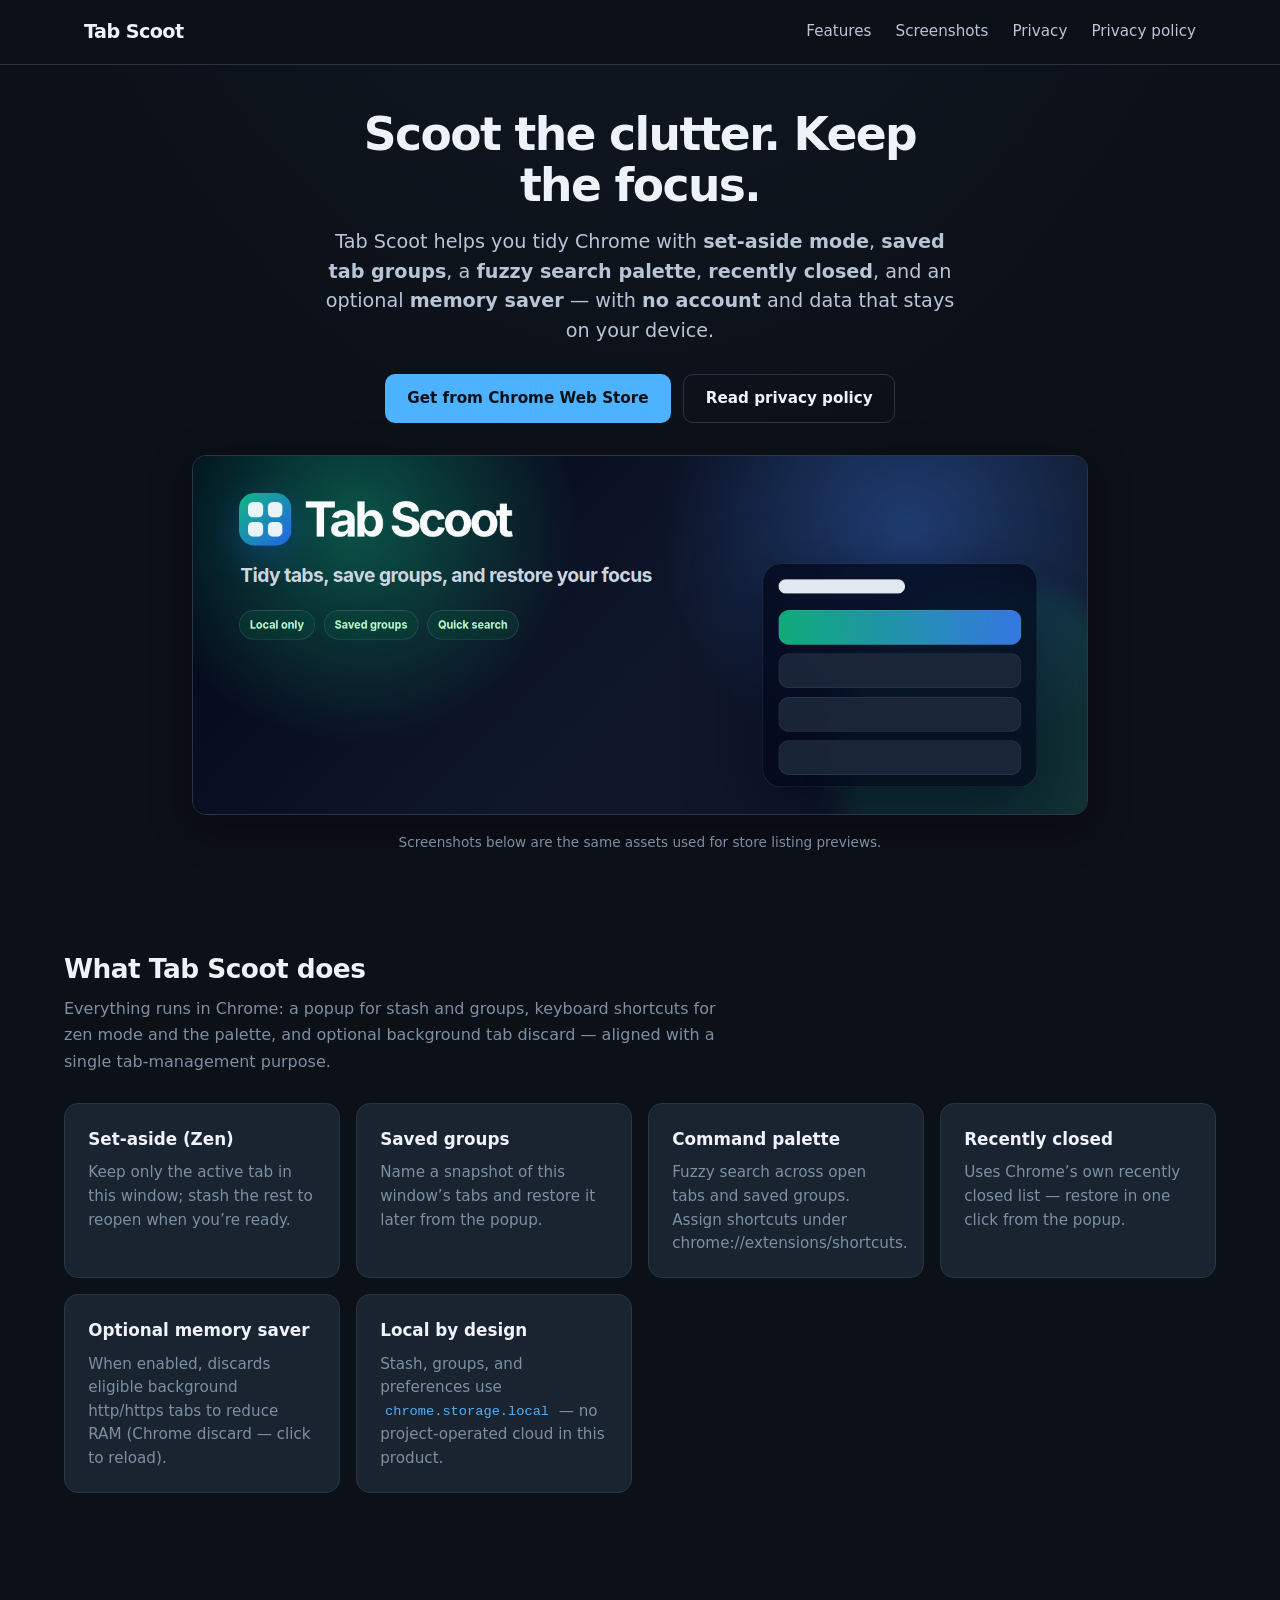
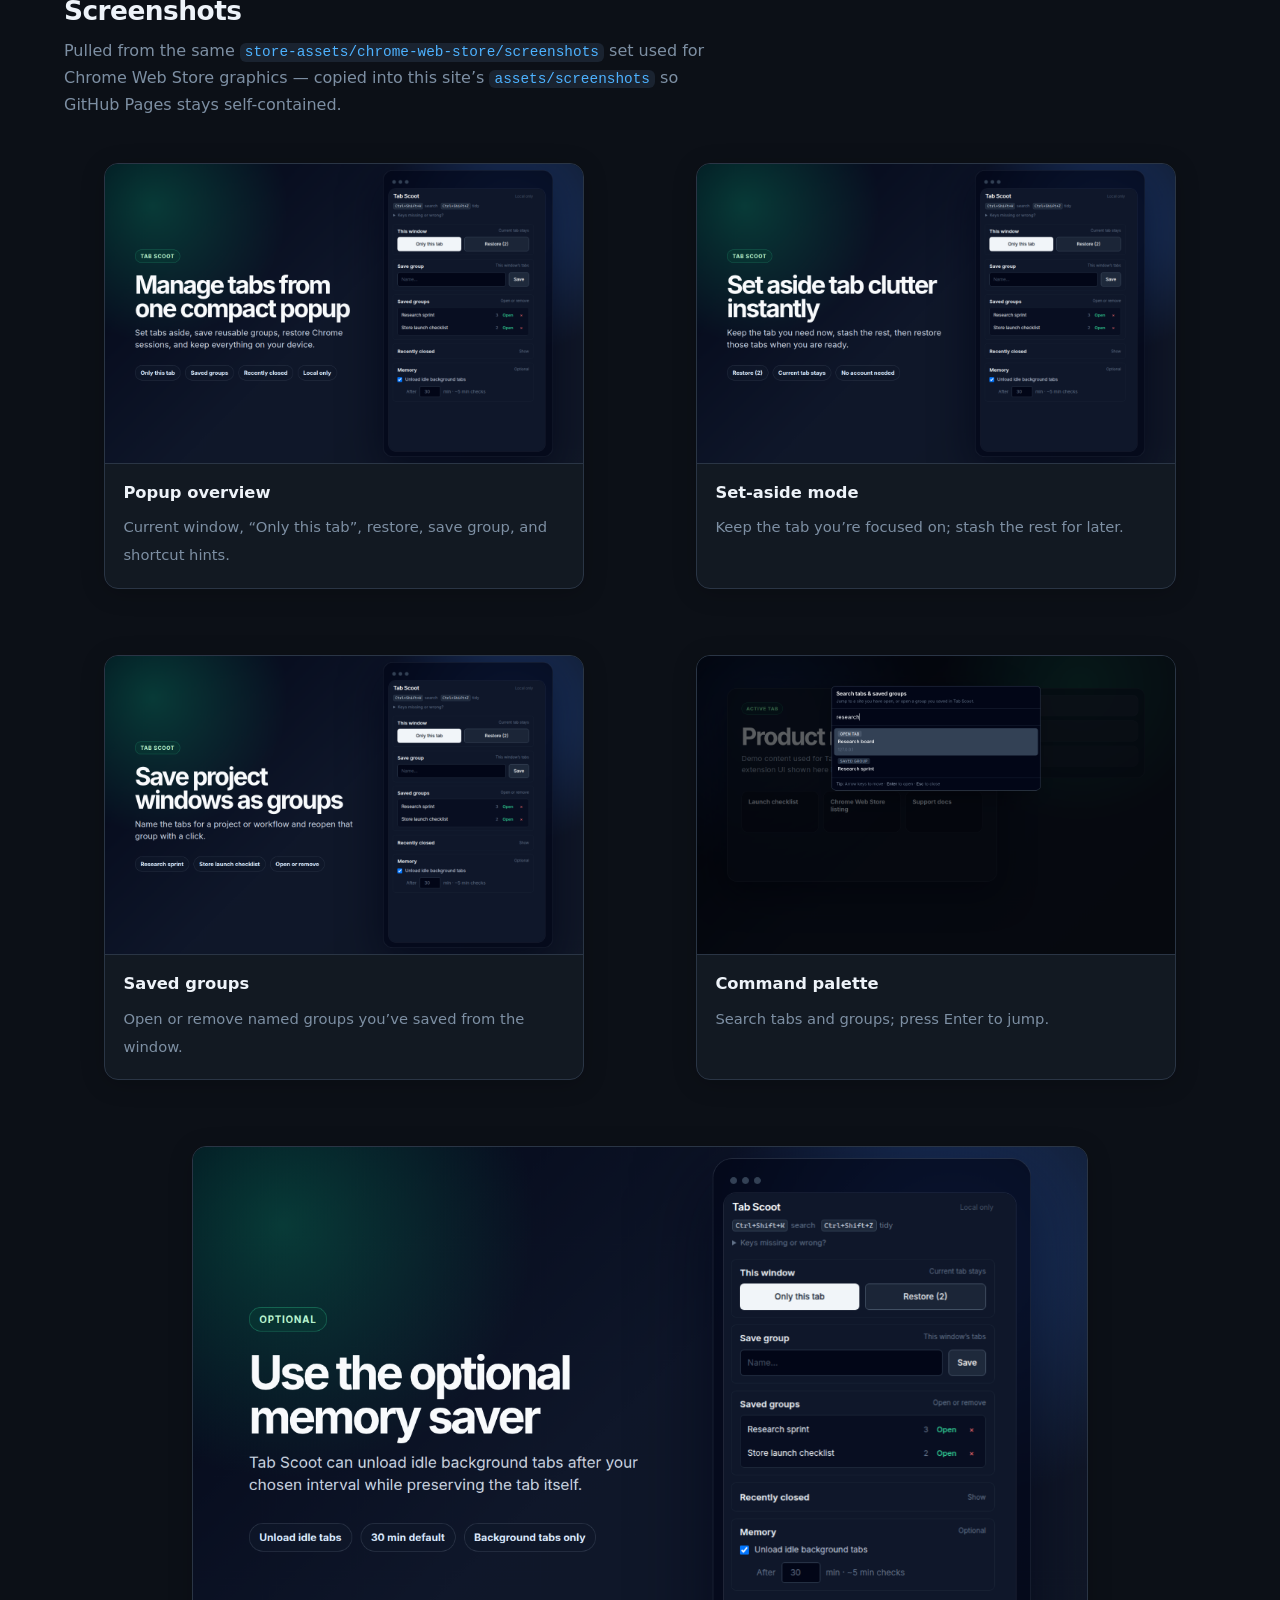
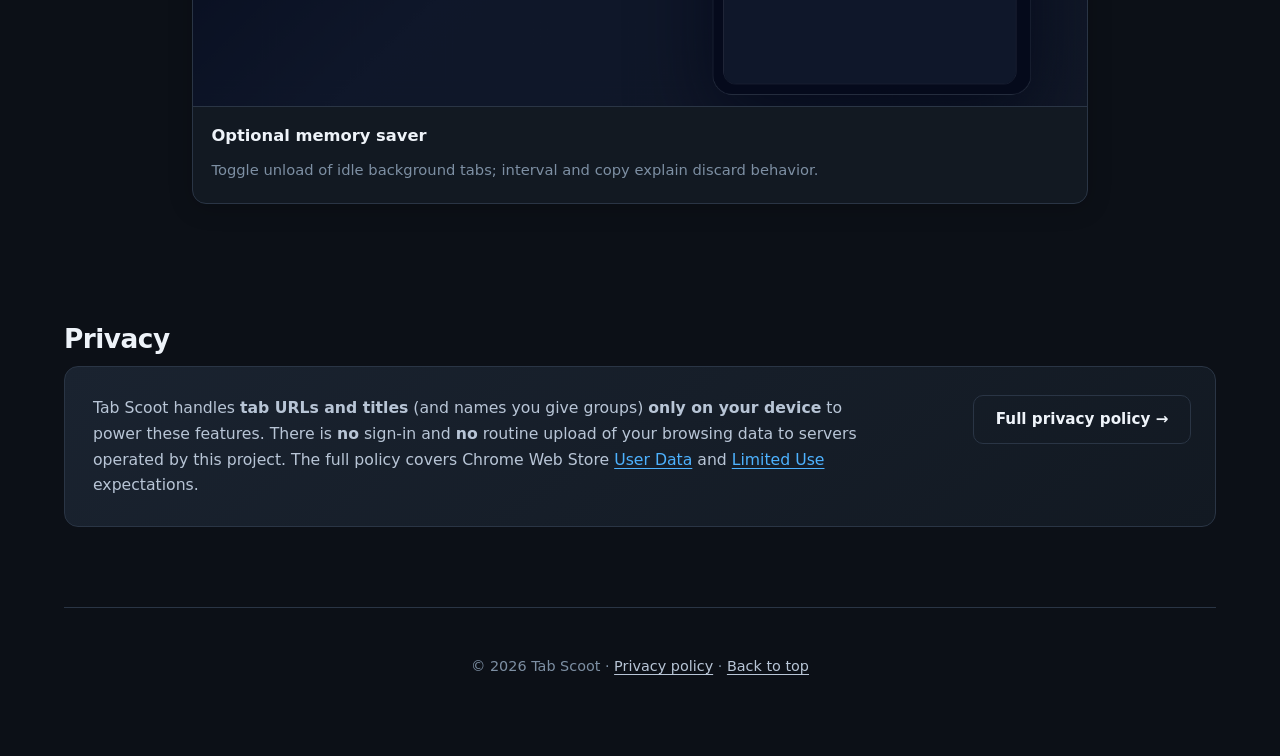
<file: index.html>
<!DOCTYPE html>
<html lang="en">
  <head>
    <meta charset="utf-8" />
    <meta name="viewport" content="width=device-width, initial-scale=1" />
    <link rel="icon" href="favicon.ico" sizes="any" />
    <link rel="icon" type="image/png" sizes="32x32" href="favicon-32x32.png" />
    <link rel="icon" type="image/png" sizes="16x16" href="favicon-16x16.png" />
    <link rel="apple-touch-icon" href="apple-touch-icon.png" />
    <title>Tab Scoot — Tab groups, set-aside, palette search · all local</title>
    <meta
      name="description"
      content="Tab Scoot for Chrome: set-aside mode, saved tab groups, fuzzy command palette, recently closed, optional memory saver. No account — data stays on your device."
    />
    <meta property="og:title" content="Tab Scoot" />
    <meta
      property="og:description"
      content="Calmer tabs in Chrome: set-aside, saved groups, palette search, optional discard — local only."
    />
    <meta property="og:type" content="website" />
    <meta property="og:image" content="assets/promo/marquee-1400x560.png" />
    <link rel="stylesheet" href="styles.css" />
  </head>
  <body>
    <a class="skip" href="#main">Skip to content</a>
    <header class="site">
      <div class="inner">
        <a class="logo" href="./">Tab Scoot</a>
        <nav class="site-nav" aria-label="Primary">
          <a href="#features">Features</a>
          <a href="#screenshots">Screenshots</a>
          <a href="#privacy">Privacy</a>
          <a href="./privacy.html">Privacy policy</a>
        </nav>
      </div>
    </header>

    <main id="main">
      <section class="hero wrap">
        <div class="hero-inner">
          <h1>Scoot the clutter. Keep the focus.</h1>
          <p class="lead">
            Tab Scoot helps you tidy Chrome with <strong>set-aside mode</strong>, <strong>saved tab groups</strong>, a
            <strong>fuzzy search palette</strong>, <strong>recently closed</strong>, and an optional
            <strong>memory saver</strong> — with <strong>no account</strong> and data that stays on your device.
          </p>
          <div class="hero-actions">
            <a class="btn btn-primary" href="https://chromewebstore.google.com/detail/dogcmijabanficaningapbahnikikemm?utm_source=item-share-cb" rel="noopener noreferrer"
              >Get from Chrome Web Store</a
            >
            <a class="btn btn-secondary" href="./privacy.html">Read privacy policy</a>
          </div>
        </div>
        <figure class="hero-marquee" role="presentation">
          <img
            src="assets/promo/marquee-1400x560.png"
            width="1400"
            height="560"
            alt="Tab Scoot promotional banner: extension popup and tab management UI"
          />
        </figure>
        <p style="margin-top: 1rem; text-align: center; font-size: 0.85rem; color: var(--muted); max-width: 36rem; margin-inline: auto">
          Screenshots below are the same assets used for store listing previews.
        </p>
      </section>

      <section class="block wrap" id="features" aria-labelledby="features-heading">
        <h2 id="features-heading">What Tab Scoot does</h2>
        <p class="section-intro">
          Everything runs in Chrome: a popup for stash and groups, keyboard shortcuts for zen mode and the palette, and
          optional background tab discard — aligned with a single tab-management purpose.
        </p>
        <div class="feature-grid">
          <article class="feature-card">
            <h3>Set-aside (Zen)</h3>
            <p>Keep only the active tab in this window; stash the rest to reopen when you’re ready.</p>
          </article>
          <article class="feature-card">
            <h3>Saved groups</h3>
            <p>Name a snapshot of this window’s tabs and restore it later from the popup.</p>
          </article>
          <article class="feature-card">
            <h3>Command palette</h3>
            <p>Fuzzy search across open tabs and saved groups. Assign shortcuts under chrome://extensions/shortcuts.</p>
          </article>
          <article class="feature-card">
            <h3>Recently closed</h3>
            <p>Uses Chrome’s own recently closed list — restore in one click from the popup.</p>
          </article>
          <article class="feature-card">
            <h3>Optional memory saver</h3>
            <p>When enabled, discards eligible background http/https tabs to reduce RAM (Chrome discard — click to reload).</p>
          </article>
          <article class="feature-card">
            <h3>Local by design</h3>
            <p>Stash, groups, and preferences use <code>chrome.storage.local</code> — no project-operated cloud in this product.</p>
          </article>
        </div>
      </section>

      <section class="block wrap" id="screenshots" aria-labelledby="shots-heading">
        <h2 id="shots-heading">Screenshots</h2>
        <p class="section-intro">
          Pulled from the same <code>store-assets/chrome-web-store/screenshots</code> set used for Chrome Web Store
          graphics — copied into this site’s <code>assets/screenshots</code> so GitHub Pages stays self-contained.
        </p>
        <div class="shot-grid">
          <figure class="shot-card">
            <img
              src="assets/screenshots/01-popup-overview.png"
              alt="Tab Scoot popup showing current window, set-aside, save group, and shortcuts"
              width="1280"
              height="800"
              loading="lazy"
            />
            <figcaption>
              <strong>Popup overview</strong>
              <span>Current window, “Only this tab”, restore, save group, and shortcut hints.</span>
            </figcaption>
          </figure>
          <figure class="shot-card">
            <img
              src="assets/screenshots/02-set-aside-mode.png"
              alt="Tab Scoot set-aside mode before and after tidying tabs"
              width="1280"
              height="800"
              loading="lazy"
            />
            <figcaption>
              <strong>Set-aside mode</strong>
              <span>Keep the tab you’re focused on; stash the rest for later.</span>
            </figcaption>
          </figure>
          <figure class="shot-card">
            <img
              src="assets/screenshots/03-saved-groups.png"
              alt="Tab Scoot saved tab groups list in the popup"
              width="1280"
              height="800"
              loading="lazy"
            />
            <figcaption>
              <strong>Saved groups</strong>
              <span>Open or remove named groups you’ve saved from the window.</span>
            </figcaption>
          </figure>
          <figure class="shot-card">
            <img
              src="assets/screenshots/04-command-palette-search.png"
              alt="Tab Scoot command palette with search results"
              width="1280"
              height="800"
              loading="lazy"
            />
            <figcaption>
              <strong>Command palette</strong>
              <span>Search tabs and groups; press Enter to jump.</span>
            </figcaption>
          </figure>
          <figure class="shot-card" style="grid-column: 1 / -1; max-width: 56rem; margin-inline: auto">
            <img
              src="assets/screenshots/05-memory-saver.png"
              alt="Tab Scoot memory saver optional setting in the popup"
              width="1280"
              height="800"
              loading="lazy"
            />
            <figcaption>
              <strong>Optional memory saver</strong>
              <span>Toggle unload of idle background tabs; interval and copy explain discard behavior.</span>
            </figcaption>
          </figure>
        </div>
      </section>

      <section class="block wrap" id="privacy" aria-labelledby="privacy-heading">
        <h2 id="privacy-heading">Privacy</h2>
        <div class="privacy-teaser">
          <p id="privacy-teaser-text">
            Tab Scoot handles <strong>tab URLs and titles</strong> (and names you give groups) <strong>only on your
            device</strong> to power these features. There is <strong>no</strong> sign-in and <strong>no</strong>
            routine upload of your browsing data to servers operated by this project. The full policy covers Chrome Web
            Store <a href="https://developer.chrome.com/docs/webstore/program-policies/user-data-faq">User Data</a> and
            <a href="https://developer.chrome.com/docs/webstore/program-policies/limited-use">Limited Use</a> expectations.
          </p>
          <a class="btn btn-secondary" href="./privacy.html" style="flex-shrink: 0">Full privacy policy →</a>
        </div>
      </section>

      <footer class="site wrap">
        <p>
          © <span id="y"></span> Tab Scoot ·
          <a href="./privacy.html">Privacy policy</a>
          ·
          <a href="#main">Back to top</a>
        </p>
      </footer>
    </main>
    <script>
      document.getElementById('y').textContent = new Date().getFullYear();
    </script>
  </body>
</html>
</file>
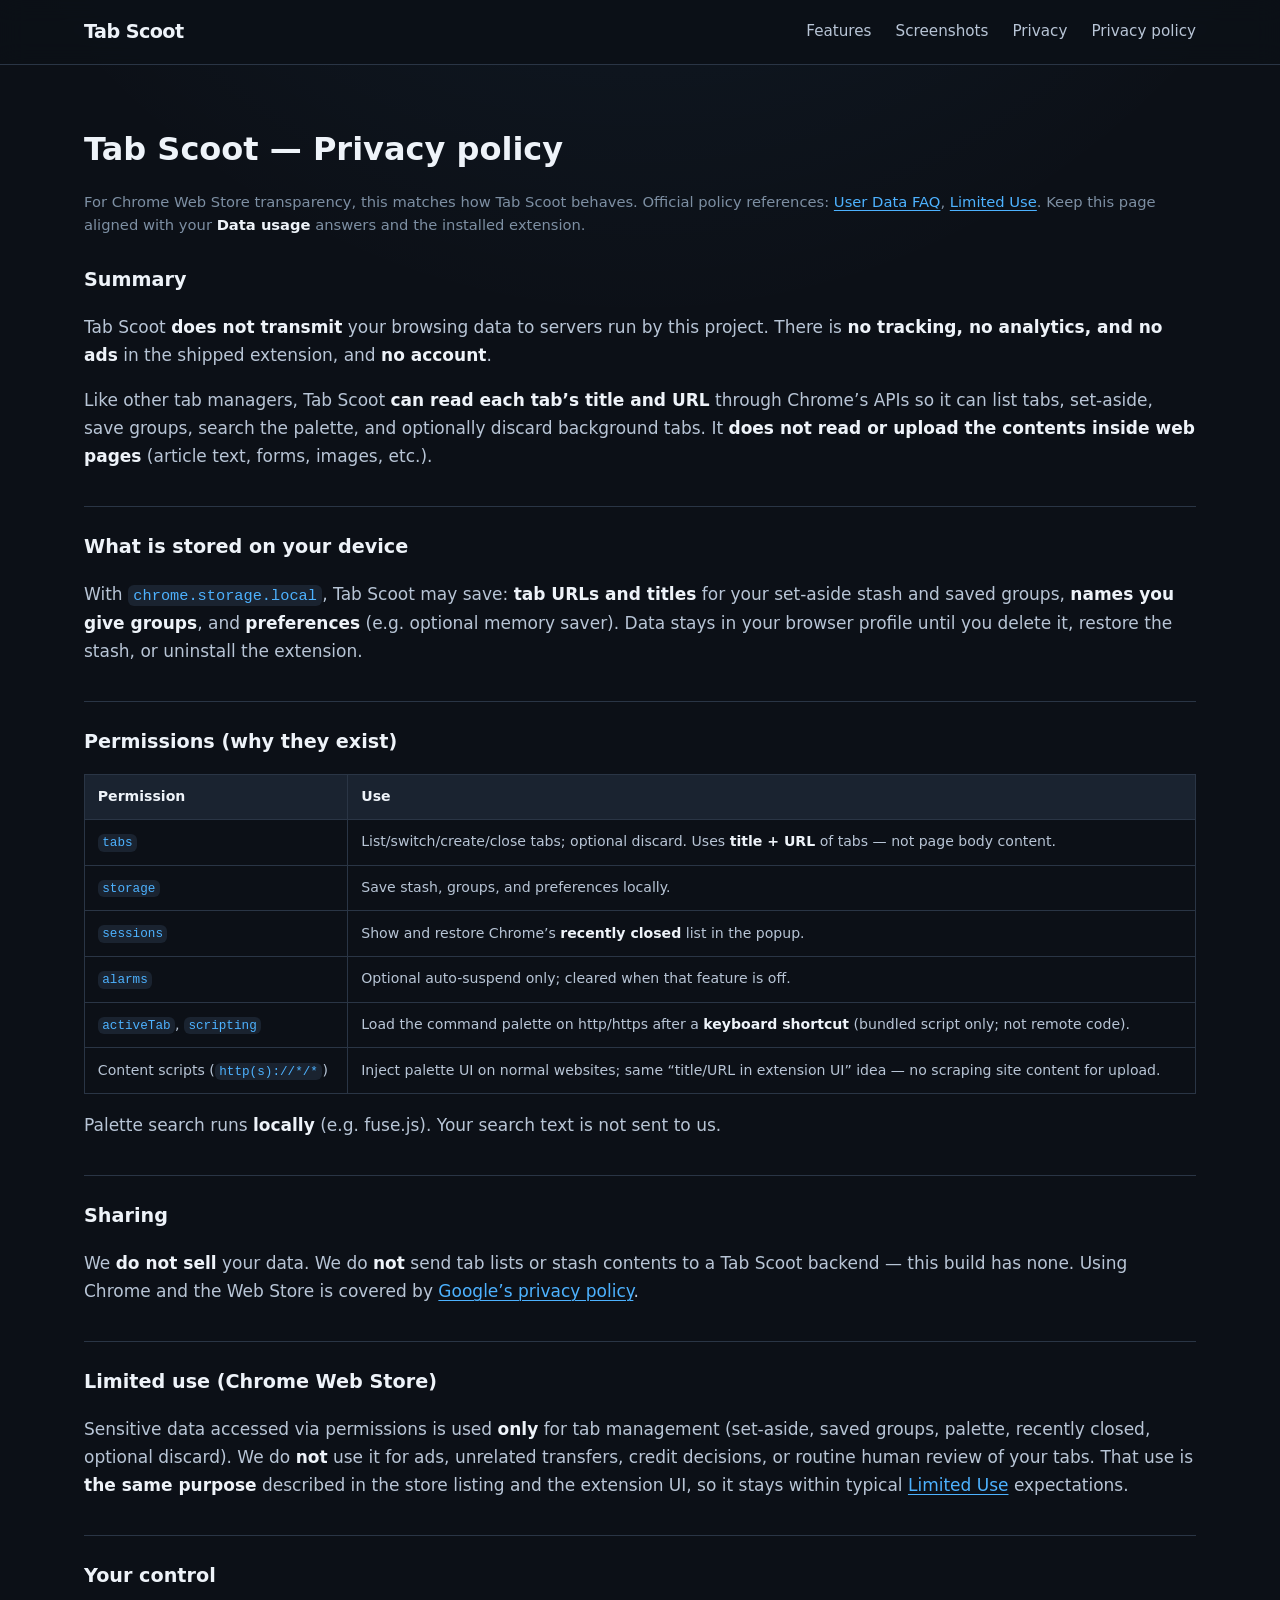
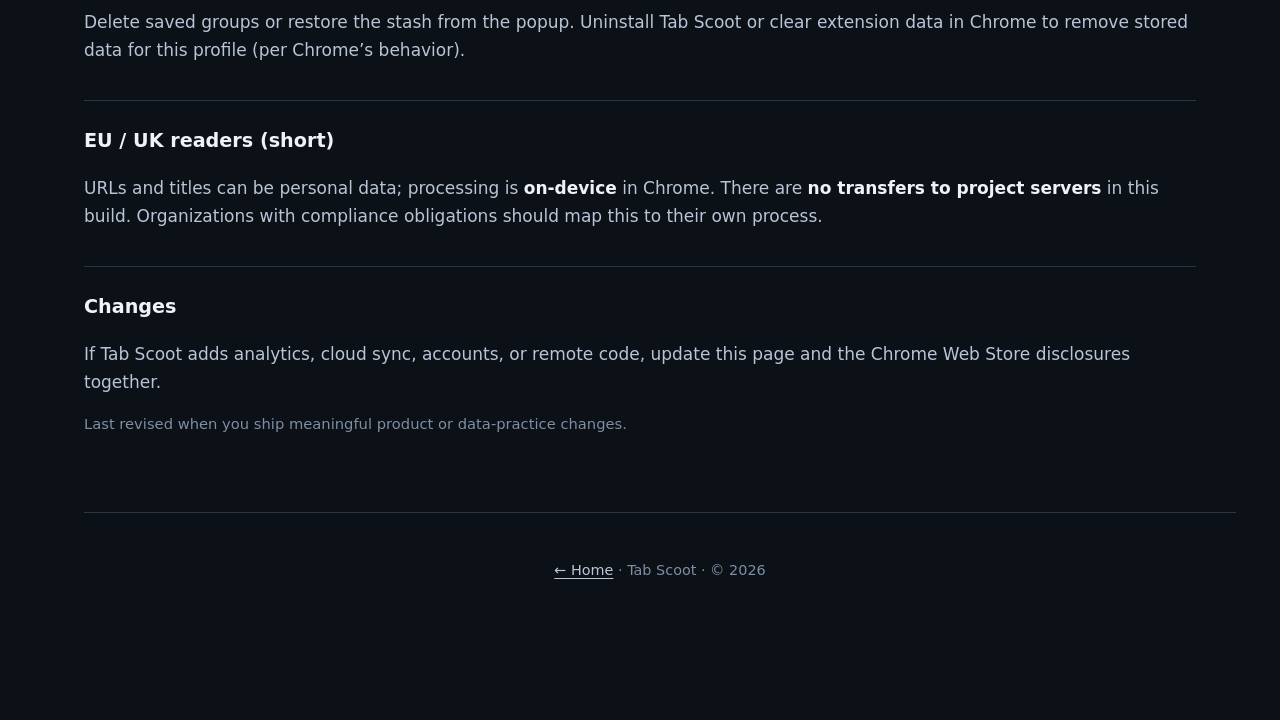
<file: privacy.html>
<!DOCTYPE html>
<html lang="en">
  <head>
    <meta charset="utf-8" />
    <meta name="viewport" content="width=device-width, initial-scale=1" />
    <link rel="icon" href="favicon.ico" sizes="any" />
    <link rel="icon" type="image/png" sizes="32x32" href="favicon-32x32.png" />
    <link rel="icon" type="image/png" sizes="16x16" href="favicon-16x16.png" />
    <link rel="apple-touch-icon" href="apple-touch-icon.png" />
    <title>Privacy policy — Tab Scoot</title>
    <meta name="robots" content="index,follow" />
    <link rel="stylesheet" href="styles.css" />
  </head>
  <body>
    <a class="skip" href="#policy-main">Skip to content</a>
    <header class="site">
      <div class="inner">
        <a class="logo" href="./">Tab Scoot</a>
        <nav class="site-nav" aria-label="Primary">
          <a href="./#features">Features</a>
          <a href="./#screenshots">Screenshots</a>
          <a href="./#privacy">Privacy</a>
          <a href="./privacy.html" aria-current="page">Privacy policy</a>
        </nav>
      </div>
    </header>

    <main id="policy-main" class="wrap">
      <article class="policy">
        <h1>Tab Scoot — Privacy policy</h1>
        <p class="meta">
          For Chrome Web Store transparency, this matches how Tab Scoot behaves. Official policy references:
          <a href="https://developer.chrome.com/docs/webstore/program-policies/user-data-faq">User Data FAQ</a>,
          <a href="https://developer.chrome.com/docs/webstore/program-policies/limited-use">Limited Use</a>.
          Keep this page aligned with your <strong>Data usage</strong> answers and the installed extension.
        </p>

        <h2>Summary</h2>
        <p>
          Tab Scoot <strong>does not transmit</strong> your browsing data to servers run by this project. There is
          <strong>no tracking, no analytics, and no ads</strong> in the shipped extension, and <strong>no account</strong>.
        </p>
        <p>
          Like other tab managers, Tab Scoot <strong>can read each tab’s title and URL</strong> through Chrome’s APIs so
          it can list tabs, set-aside, save groups, search the palette, and optionally discard background tabs. It
          <strong>does not read or upload the contents inside web pages</strong> (article text, forms, images, etc.).
        </p>

        <h2>What is stored on your device</h2>
        <p>
          With <code>chrome.storage.local</code>, Tab Scoot may save: <strong>tab URLs and titles</strong> for your
          set-aside stash and saved groups, <strong>names you give groups</strong>, and <strong>preferences</strong>
          (e.g. optional memory saver). Data stays in your browser profile until you delete it, restore the stash, or
          uninstall the extension.
        </p>

        <h2>Permissions (why they exist)</h2>
        <table>
          <thead>
            <tr>
              <th>Permission</th>
              <th>Use</th>
            </tr>
          </thead>
          <tbody>
            <tr>
              <td><code>tabs</code></td>
              <td>List/switch/create/close tabs; optional discard. Uses <strong>title + URL</strong> of tabs — not page body content.</td>
            </tr>
            <tr>
              <td><code>storage</code></td>
              <td>Save stash, groups, and preferences locally.</td>
            </tr>
            <tr>
              <td><code>sessions</code></td>
              <td>Show and restore Chrome’s <strong>recently closed</strong> list in the popup.</td>
            </tr>
            <tr>
              <td><code>alarms</code></td>
              <td>Optional auto-suspend only; cleared when that feature is off.</td>
            </tr>
            <tr>
              <td><code>activeTab</code>, <code>scripting</code></td>
              <td>Load the command palette on http/https after a <strong>keyboard shortcut</strong> (bundled script only; not remote code).</td>
            </tr>
            <tr>
              <td>Content scripts (<code>http(s)://*/*</code>)</td>
              <td>Inject palette UI on normal websites; same “title/URL in extension UI” idea — no scraping site content for upload.</td>
            </tr>
          </tbody>
        </table>
        <p>
          Palette search runs <strong>locally</strong> (e.g. fuse.js). Your search text is not sent to us.
        </p>

        <h2>Sharing</h2>
        <p>
          We <strong>do not sell</strong> your data. We do <strong>not</strong> send tab lists or stash contents to a
          Tab Scoot backend — this build has none. Using Chrome and the Web Store is covered by
          <a href="https://policies.google.com/privacy">Google’s privacy policy</a>.
        </p>

        <h2>Limited use (Chrome Web Store)</h2>
        <p>
          Sensitive data accessed via permissions is used <strong>only</strong> for tab management (set-aside, saved
          groups, palette, recently closed, optional discard). We do <strong>not</strong> use it for ads, unrelated
          transfers, credit decisions, or routine human review of your tabs. That use is <strong>the same purpose</strong>
          described in the store listing and the extension UI, so it stays within typical
          <a href="https://developer.chrome.com/docs/webstore/program-policies/limited-use">Limited Use</a> expectations.
        </p>

        <h2>Your control</h2>
        <p>
          Delete saved groups or restore the stash from the popup. Uninstall Tab Scoot or clear extension data in
          Chrome to remove stored data for this profile (per Chrome’s behavior).
        </p>

        <h2>EU / UK readers (short)</h2>
        <p>
          URLs and titles can be personal data; processing is <strong>on-device</strong> in Chrome. There are
          <strong>no transfers to project servers</strong> in this build. Organizations with compliance obligations
          should map this to their own process.
        </p>

        <h2>Changes</h2>
        <p>
          If Tab Scoot adds analytics, cloud sync, accounts, or remote code, update this page and the Chrome Web Store
          disclosures together.
        </p>
        <p class="meta">Last revised when you ship meaningful product or data-practice changes.</p>
      </article>

      <footer class="site wrap">
        <p>
          <a href="./">← Home</a>
          · Tab Scoot · © <span id="y"></span>
        </p>
      </footer>
    </main>
    <script>
      document.getElementById('y').textContent = new Date().getFullYear();
    </script>
  </body>
</html>
</file>
<file: styles.css>
:root {
  --bg: #0c1017;
  --bg-elevated: #121922;
  --surface: #1a2330;
  --surface-hover: #222d3d;
  --text: #eef3f9;
  --text-soft: #b8c5d6;
  --muted: #7d8fa3;
  --accent: #4db2ff;
  --accent-hover: #6fc0ff;
  --accent-muted: #2a7ab8;
  --border: #2a3545;
  --radius: 14px;
  --radius-sm: 10px;
  --shadow: 0 12px 40px rgba(0, 0, 0, 0.35);
  --font: 'Segoe UI', system-ui, -apple-system, Roboto, Ubuntu, sans-serif;
}

*,
*::before,
*::after {
  box-sizing: border-box;
}

html {
  scroll-behavior: smooth;
}

body {
  margin: 0;
  font-family: var(--font);
  font-size: 1.0625rem;
  line-height: 1.65;
  color: var(--text-soft);
  background: var(--bg);
  background-image: radial-gradient(ellipse 120% 80% at 50% -30%, rgba(77, 178, 255, 0.12), transparent 55%);
}

a {
  color: var(--accent);
  text-decoration-thickness: 1px;
  text-underline-offset: 3px;
}

a:hover {
  color: var(--accent-hover);
}

code {
  font-size: 0.9em;
  color: var(--accent);
  background: var(--surface);
  padding: 0.1em 0.35em;
  border-radius: 6px;
}

.wrap {
  width: min(72rem, 94vw);
  margin: 0 auto;
  padding: 0 1.25rem 4rem;
}

/* Skip link */
.skip {
  position: absolute;
  left: -9999px;
  top: 0.75rem;
  z-index: 100;
  padding: 0.5rem 1rem;
  background: var(--accent);
  color: #0a0e12;
  font-weight: 600;
  border-radius: var(--radius-sm);
}

.skip:focus {
  left: 0.75rem;
}

header.site {
  position: sticky;
  top: 0;
  z-index: 50;
  border-bottom: 1px solid var(--border);
  background: rgba(12, 16, 23, 0.88);
  backdrop-filter: blur(12px);
}

header.site .inner {
  width: min(72rem, 94vw);
  margin: 0 auto;
  padding: 1rem 1.25rem;
  display: flex;
  align-items: center;
  justify-content: space-between;
  gap: 1rem;
  flex-wrap: wrap;
}

.logo {
  font-weight: 700;
  font-size: 1.2rem;
  letter-spacing: -0.03em;
  color: var(--text);
  text-decoration: none;
}

.logo:hover {
  color: var(--accent);
}

nav.site-nav {
  display: flex;
  flex-wrap: wrap;
  gap: 0.25rem 1.5rem;
  align-items: center;
}

nav.site-nav a {
  font-size: 0.95rem;
  font-weight: 500;
  color: var(--text-soft);
  text-decoration: none;
}

nav.site-nav a:hover {
  color: var(--accent);
}

/* Hero */
.hero {
  padding: 2.75rem 0 2rem;
  text-align: center;
}

.hero-inner {
  max-width: 40rem;
  margin: 0 auto;
}

.hero h1 {
  font-size: clamp(2rem, 4.5vw, 2.85rem);
  line-height: 1.12;
  letter-spacing: -0.035em;
  margin: 0 0 1rem;
  color: var(--text);
}

.hero .lead {
  font-size: 1.2rem;
  color: var(--text-soft);
  margin: 0 0 1.75rem;
  line-height: 1.55;
}

.hero-actions {
  display: flex;
  flex-wrap: wrap;
  gap: 0.75rem;
  justify-content: center;
  margin-bottom: 2rem;
}

.btn {
  display: inline-flex;
  align-items: center;
  justify-content: center;
  padding: 0.7rem 1.35rem;
  border-radius: var(--radius-sm);
  font-weight: 600;
  font-size: 0.95rem;
  text-decoration: none;
  border: 1px solid transparent;
  transition: background 0.15s, border-color 0.15s, color 0.15s;
}

.btn-primary {
  background: var(--accent);
  color: #081018;
}

.btn-primary:hover {
  background: var(--accent-hover);
  color: #081018;
}

.btn-secondary {
  background: transparent;
  border-color: var(--border);
  color: var(--text);
}

.btn-secondary:hover {
  border-color: var(--accent-muted);
  color: var(--accent);
}

.hero-marquee {
  margin: 0 auto;
  max-width: 56rem;
  border-radius: var(--radius);
  overflow: hidden;
  border: 1px solid var(--border);
  box-shadow: var(--shadow);
}

.hero-marquee img {
  display: block;
  width: 100%;
  height: auto;
  vertical-align: middle;
}

/* Sections */
section.block {
  padding: 3rem 0;
}

section.block h2 {
  font-size: clamp(1.35rem, 2.5vw, 1.65rem);
  color: var(--text);
  margin: 0 0 0.35rem;
  letter-spacing: -0.02em;
}

.section-intro {
  max-width: 42rem;
  margin: 0 0 1.75rem;
  color: var(--muted);
  font-size: 1rem;
}

.feature-grid {
  display: grid;
  gap: 1rem;
  grid-template-columns: repeat(auto-fit, minmax(15rem, 1fr));
}

.feature-card {
  background: var(--surface);
  border: 1px solid var(--border);
  border-radius: var(--radius);
  padding: 1.35rem 1.45rem;
  transition: border-color 0.15s, background 0.15s;
}

.feature-card:hover {
  background: var(--surface-hover);
  border-color: rgba(77, 178, 255, 0.25);
}

.feature-card h3 {
  margin: 0 0 0.5rem;
  font-size: 1.05rem;
  color: var(--text);
}

.feature-card p {
  margin: 0;
  font-size: 0.95rem;
  color: var(--muted);
  line-height: 1.55;
}

/* Screenshot gallery */
.shot-grid {
  display: grid;
  gap: 2rem;
}

@media (min-width: 900px) {
  .shot-grid {
    grid-template-columns: repeat(2, 1fr);
  }
}

.shot-card {
  background: var(--bg-elevated);
  border: 1px solid var(--border);
  border-radius: var(--radius);
  overflow: hidden;
  box-shadow: 0 4px 24px rgba(0, 0, 0, 0.2);
}

.shot-card img {
  display: block;
  width: 100%;
  height: auto;
  border-bottom: 1px solid var(--border);
}

.shot-card figcaption {
  padding: 1rem 1.15rem 1.2rem;
}

.shot-card figcaption strong {
  display: block;
  color: var(--text);
  font-size: 1.02rem;
  margin-bottom: 0.35rem;
}

.shot-card figcaption span {
  font-size: 0.92rem;
  color: var(--muted);
  line-height: 1.5;
}

/* Privacy teaser */
.privacy-teaser {
  background: linear-gradient(145deg, var(--surface) 0%, var(--bg-elevated) 100%);
  border: 1px solid var(--border);
  border-radius: var(--radius);
  padding: 1.75rem 1.5rem 1.75rem 1.75rem;
  display: flex;
  flex-wrap: wrap;
  align-items: flex-start;
  justify-content: space-between;
  gap: 1.25rem;
}

.privacy-teaser p {
  margin: 0;
  max-width: 48rem;
  color: var(--text-soft);
  font-size: 0.98rem;
}

/* Footer */
footer.site {
  margin-top: 2rem;
  padding-top: 2rem;
  border-top: 1px solid var(--border);
  color: var(--muted);
  font-size: 0.9rem;
  text-align: center;
}

footer.site a {
  color: var(--text-soft);
}

footer.site a:hover {
  color: var(--accent);
}

/* ——— Privacy policy page ——— */
article.policy {
  padding: 2rem 0 1rem;
}

article.policy h1 {
  font-size: clamp(1.65rem, 3vw, 2rem);
  margin-bottom: 0.5rem;
  color: var(--text);
}

article.policy .meta {
  color: var(--muted);
  font-size: 0.92rem;
  margin-bottom: 1.75rem;
  line-height: 1.55;
}

article.policy .note {
  background: var(--surface);
  border-left: 4px solid var(--accent-muted);
  padding: 0.85rem 1.1rem;
  margin: 1.25rem 0;
  font-size: 0.95rem;
  color: var(--text-soft);
  border-radius: 0 var(--radius-sm) var(--radius-sm) 0;
}

article.policy h2 {
  font-size: 1.2rem;
  margin-top: 2.25rem;
  margin-bottom: 0.65rem;
  padding-top: 1.5rem;
  border-top: 1px solid var(--border);
  color: var(--text);
}

article.policy h2:first-of-type {
  border-top: none;
  padding-top: 0;
  margin-top: 0;
}

article.policy p,
article.policy li {
  color: var(--text-soft);
}

article.policy strong {
  color: var(--text);
}

article.policy table {
  width: 100%;
  border-collapse: collapse;
  font-size: 0.88rem;
  margin: 1rem 0;
}

article.policy th,
article.policy td {
  border: 1px solid var(--border);
  padding: 0.65rem 0.8rem;
  text-align: left;
  vertical-align: top;
}

article.policy th {
  background: var(--surface);
  color: var(--text);
}

article.policy ul {
  padding-left: 1.35rem;
}

article.policy ol {
  padding-left: 1.35rem;
}

article.policy li + li {
  margin-top: 0.35rem;
}
</file>
